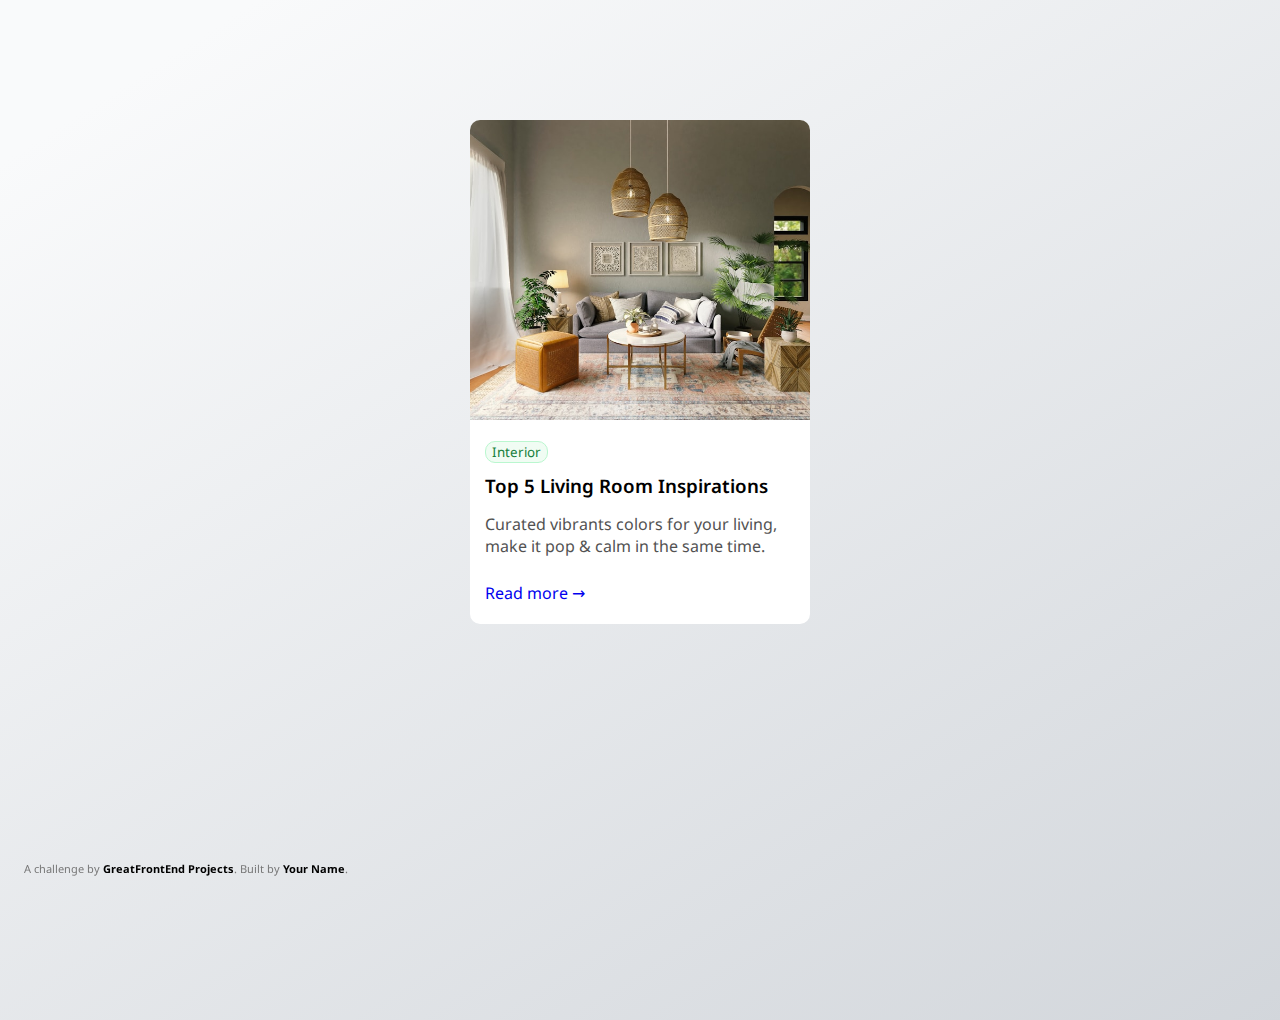
<file: blog-card/index.html>
<!DOCTYPE html>
<html lang="en">
  <!-- [Delete this comment] This file is the main file for the challenge. For the most part, you should be editing this file. -->
  <head>
    <meta charset="utf-8" />
    <meta name="viewport" content="width=device-width, initial-scale=1" />
    <title>GreatFrontEnd Projects</title>
    <link rel="preconnect" href="https://fonts.googleapis.com" />
    <link rel="preconnect" href="https://fonts.gstatic.com" crossorigin />
    <link
      href="https://fonts.googleapis.com/css2?family=Noto+Sans:ital,wght@0,100..900;1,100..900&display=swap"
      rel="stylesheet"
    />
    <link rel="stylesheet" href="css/style.css" />

    <!-- Tailwind CDN allows you to use Tailwind classes immediately in your HTML without any installation steps. 
      If you're not using Tailwind, you may delete the <script> -->
    <!-- Get started on Tailwind: https://tailwindcss.com/docs/installation/play-cdn -->
    <!-- <script src="https://cdn.tailwindcss.com"></script> -->

    <link rel="icon" href="img/favicon.ico" sizes="any" />
    <!-- <style>
      /* You may write styles inside this <style> tag or within `css/style.css`. */
    </style> -->
  </head>
  <body>
    <!-- Add your site or application content here -->
    <!-- <h1 class="text-5xl text-center font-semibold pt-20">
      Hello world! Write your content here.
    </h1> -->

    <div class="container">
      <img src="img/spacejoy-YqFz7UMm8qE-unsplash.jpg" alt="">
      <div class="info">
        <button>Interior</button>
        <h3>Top 5 Living Room Inspirations</h3>
        <blockquote class="desc">Curated vibrants colors for your living, make it pop &amp; calm in the same time.</blockquote>
        <div class="read_more">
          <a href="/">Read more &rarr;</a>
        </div>
      </div>
    </div>

    <!-- Interior
      Top 5 Living Room Inspirations
      Curated vibrants colors for your living, make it pop & calm in the same time.
      Read more -->

    <!-- Attribute this challenge to yourself! -->
    <div class="credits" data-gfe-screenshot-exclude="true">
      A challenge by
      <a
        href="https://www.greatfrontend.com/projects?ref=challenges"
        target="_blank"
        >GreatFrontEnd Projects</a
      >. Built by
      <a
        href="https://www.greatfrontend.com/projects/u/username"
        target="_blank"
        >Your Name</a
      >.
    </div>
    <script src="js/index.js"></script>
  </body>
</html>
</file>
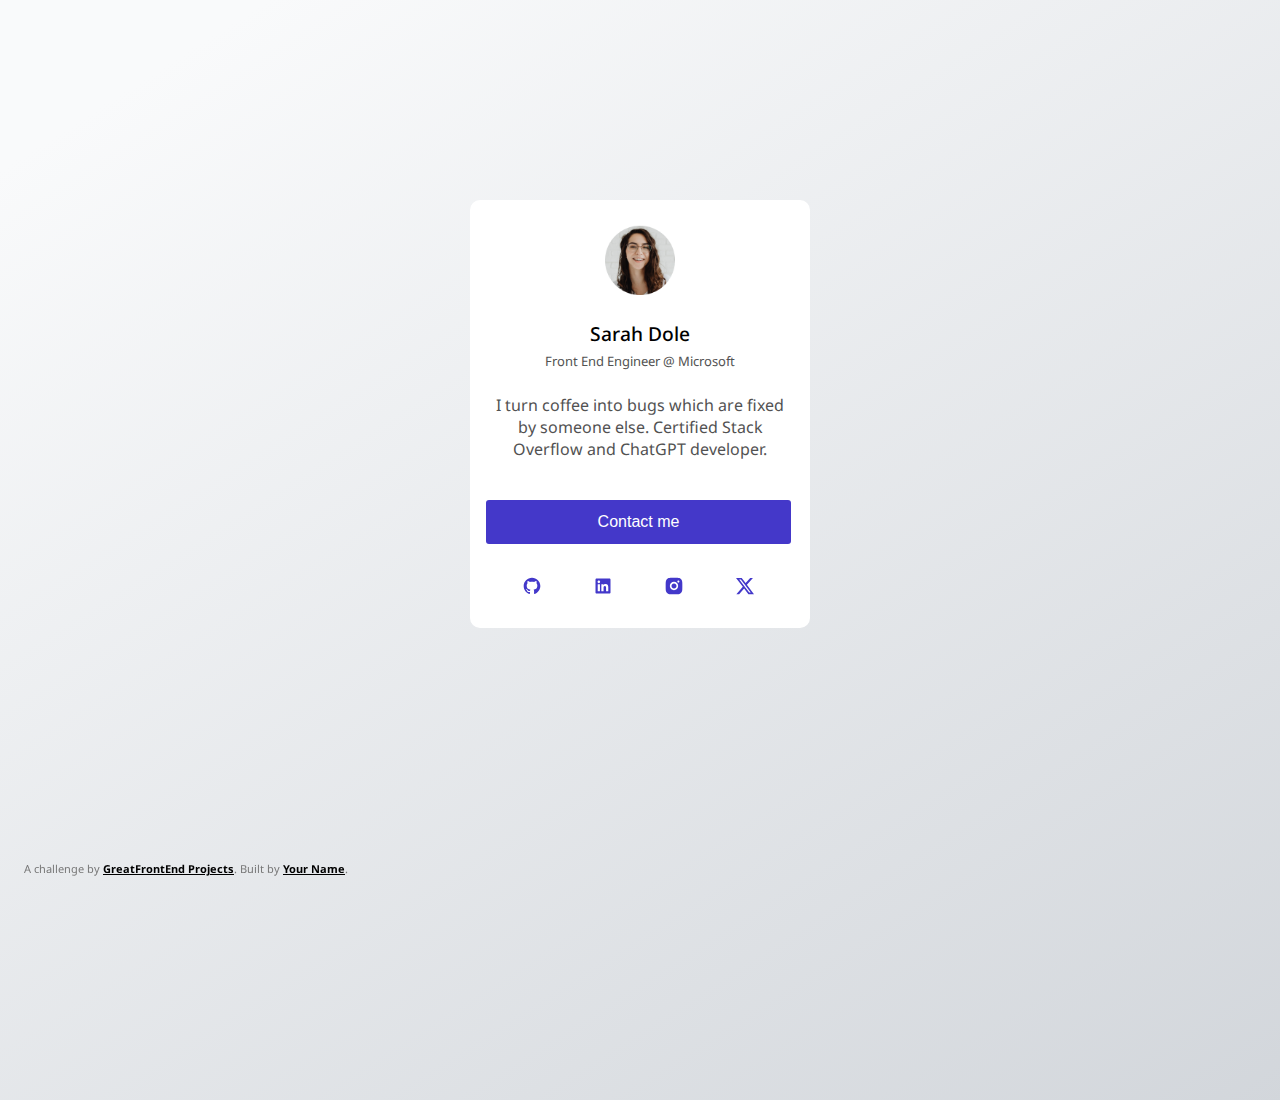
<file: profile-card/index.html>
<!DOCTYPE html>
<html lang="en">
    <!-- [Delete this comment] This file is the main file for the challenge. For the most part, you should be editing this file. -->
    <head>
        <meta charset="utf-8" />
        <meta name="viewport" content="width=device-width, initial-scale=1" />
        <title>GreatFrontEnd Projects</title>
        <link rel="preconnect" href="https://fonts.googleapis.com" />
        <link rel="preconnect" href="https://fonts.gstatic.com" crossorigin />
        <link
            href="https://fonts.googleapis.com/css2?family=Noto+Sans:ital,wght@0,100..900;1,100..900&display=swap"
            rel="stylesheet"
        />
        <link rel="stylesheet" href="css/style.css" />

        <!-- Tailwind CDN allows you to use Tailwind classes immediately in your HTML without any installation steps. 
      If you're not using Tailwind, you may delete the <script> -->
        <!-- Get started on Tailwind: https://tailwindcss.com/docs/installation/play-cdn -->
        <!-- <script src="https://cdn.tailwindcss.com"></script> -->

        <link rel="icon" href="img/favicon.ico" sizes="any" />
        <!-- <style>
      /* You may write styles inside this <style> tag or within `css/style.css`. */
    </style> -->
    </head>
    <body>
        <!-- Add your site or application content here -->
        <!-- <h1 class="text-5xl text-center font-semibold pt-20">
      Hello world! Write your content here.
    </h1> -->

        <div class="container">
            <div class="profile_card">
                <div class="profile_card_bio">
                  <img src="./img/profile.png" alt="profile_pic">
                  <div class="profile_card_details">
                    <div class="profile_card_details_name">Sarah Dole</div>
                    <div class="profile_card_details_designation">Front End Engineer @ Microsoft</div>
                  </div>
                  <p> I turn coffee into bugs which are fixed by someone else. Certified Stack Overflow and ChatGPT developer.
                  </p>

                </div>
                <div class="profile_contact_me_actions">
                    <button>Contact me</button>
                    <div class="profile_contact_me_actions_socials">
                        <a
                          href="https://github.com"
                          target="_blank"
                          class="social-btn"
                          >
                          <svg
                              aria-hidden="true"
                              width="20"
                              height="20"
                              viewBox="0 0 20 20"
                              fill="none"
                              xmlns="http://www.w3.org/2000/svg"
                          >
                              <path
                                  d="M10.0008 1.66666C5.39665 1.66666 1.66748 5.39583 1.66748 10C1.66748 13.6875 4.0529 16.8021 7.3654 17.9062C7.78206 17.9792 7.93831 17.7292 7.93831 17.5104C7.93831 17.3125 7.9279 16.6562 7.9279 15.9583C5.83415 16.3437 5.29248 15.4479 5.12581 14.9792C5.03206 14.7396 4.62581 14 4.27165 13.8021C3.97998 13.6458 3.56331 13.2604 4.26123 13.25C4.91748 13.2396 5.38623 13.8542 5.54248 14.1042C6.29248 15.3646 7.4904 15.0104 7.96956 14.7917C8.04248 14.25 8.26123 13.8854 8.50083 13.6771C6.64665 13.4687 4.70915 12.75 4.70915 9.5625C4.70915 8.65625 5.03206 7.90625 5.56331 7.32291C5.47998 7.11458 5.18831 6.26041 5.64665 5.11458C5.64665 5.11458 6.34456 4.89583 7.93831 5.96875C8.605 5.78125 9.31333 5.6875 10.0217 5.6875C10.73 5.6875 11.4383 5.78125 12.105 5.96875C13.6987 4.88541 14.3967 5.11458 14.3967 5.11458C14.855 6.26041 14.5633 7.11458 14.48 7.32291C15.0112 7.90625 15.3342 8.64583 15.3342 9.5625C15.3342 12.7604 13.3862 13.4687 11.5321 13.6771C11.8342 13.9375 12.0946 14.4375 12.0946 15.2187C12.0946 16.3333 12.0842 17.2292 12.0842 17.5104C12.0842 17.7292 12.2404 17.9896 12.6571 17.9062C16.0492 16.7611 18.3332 13.5802 18.3342 10C18.3342 5.39583 14.605 1.66666 10.0008 1.66666Z"
                                  fill="currentColor"
                              />
                          </svg>
                        </a>

                        <a
                          href="https://linkedin.com"
                          target="_blank"
                          class="social-btn">
                          <svg
                            aria-hidden="true"
                            width="20"
                            height="20"
                            viewBox="0 0 20 20"
                            fill="none"
                            xmlns="http://www.w3.org/2000/svg">
                            <path
                              d="M15.2802 15.2825H13.0589V11.8018C13.0589 10.9718 13.0421 9.90375 11.9014 9.90375C10.7433 9.90375 10.5664 10.8069 10.5664 11.7406V15.2825H8.34517V8.125H10.4789V9.10058H10.5077C10.8058 8.53808 11.5308 7.94437 12.6139 7.94437C14.8646 7.94437 15.2808 9.42567 15.2808 11.3538L15.2802 15.2825ZM5.83645 7.14562C5.12145 7.14562 4.54707 6.56687 4.54707 5.855C4.54707 5.14375 5.12207 4.56563 5.83645 4.56563C6.54895 4.56563 7.12645 5.14375 7.12645 5.855C7.12645 6.56687 6.54832 7.14562 5.83645 7.14562ZM6.9502 15.2825H4.7227V8.125H6.9502V15.2825ZM16.3914 2.5H3.6077C2.99582 2.5 2.50082 2.98375 2.50082 3.58063V16.4194C2.50082 17.0168 2.99582 17.5 3.6077 17.5H16.3896C17.0008 17.5 17.5008 17.0168 17.5008 16.4194V3.58063C17.5008 2.98375 17.0008 2.5 16.3896 2.5H16.3914Z"
                              fill="currentColor" />
                          </svg>
                        </a>
                        <a
                          href="https://instagram.com"
                          target="_blank"
                          class="social-btn">
                          <svg
                            aria-hidden="true"
                            width="20"
                            height="20"
                            viewBox="0 0 20 20"
                            fill="none"
                            xmlns="http://www.w3.org/2000/svg">
                            <path
                              d="M10.8567 1.66748C11.7946 1.66903 12.2698 1.67399 12.6805 1.68621L12.8422 1.69151C13.0291 1.69815 13.2134 1.70648 13.4357 1.7169C14.3224 1.75786 14.9273 1.89815 15.4586 2.1044C16.0078 2.3162 16.4717 2.60231 16.9349 3.06551C17.3974 3.5287 17.6836 3.99398 17.8961 4.5419C18.1016 5.07245 18.2419 5.67801 18.2836 6.56481C18.2935 6.78703 18.3015 6.97136 18.3081 7.15824L18.3133 7.31997C18.3255 7.7306 18.3311 8.20591 18.3328 9.14375L18.3335 9.76516C18.3336 9.84108 18.3336 9.91942 18.3336 10.0002L18.3335 10.2353L18.333 10.8567C18.3314 11.7946 18.3265 12.2698 18.3142 12.6805L18.3089 12.8422C18.3023 13.0291 18.294 13.2134 18.2836 13.4357C18.2426 14.3224 18.1016 14.9273 17.8961 15.4586C17.6842 16.0078 17.3974 16.4717 16.9349 16.9349C16.4717 17.3974 16.0057 17.6836 15.4586 17.8961C14.9273 18.1016 14.3224 18.2419 13.4357 18.2836C13.2134 18.2935 13.0291 18.3015 12.8422 18.3081L12.6805 18.3133C12.2698 18.3255 11.7946 18.3311 10.8567 18.3328L10.2353 18.3335C10.1594 18.3336 10.0811 18.3336 10.0002 18.3336L9.76516 18.3335L9.14375 18.333C8.20591 18.3314 7.7306 18.3265 7.31997 18.3142L7.15824 18.3089C6.97136 18.3023 6.78703 18.294 6.56481 18.2836C5.67801 18.2426 5.07384 18.1016 4.5419 17.8961C3.99328 17.6842 3.5287 17.3974 3.06551 16.9349C2.60231 16.4717 2.3169 16.0057 2.1044 15.4586C1.89815 14.9273 1.75856 14.3224 1.7169 13.4357C1.707 13.2134 1.69892 13.0291 1.69238 12.8422L1.68714 12.6805C1.67495 12.2698 1.66939 11.7946 1.66759 10.8567L1.66748 9.14375C1.66903 8.20591 1.67399 7.7306 1.68621 7.31997L1.69151 7.15824C1.69815 6.97136 1.70648 6.78703 1.7169 6.56481C1.75786 5.67731 1.89815 5.07315 2.1044 4.5419C2.3162 3.99328 2.60231 3.5287 3.06551 3.06551C3.5287 2.60231 3.99398 2.3169 4.5419 2.1044C5.07315 1.89815 5.67731 1.75856 6.56481 1.7169C6.78703 1.707 6.97136 1.69892 7.15824 1.69238L7.31997 1.68714C7.7306 1.67495 8.20591 1.66939 9.14375 1.66759L10.8567 1.66748ZM10.0002 5.83356C7.69781 5.83356 5.83356 7.69984 5.83356 10.0002C5.83356 12.3027 7.69984 14.1669 10.0002 14.1669C12.3027 14.1669 14.1669 12.3006 14.1669 10.0002C14.1669 7.69781 12.3006 5.83356 10.0002 5.83356ZM10.0002 7.50023C11.381 7.50023 12.5002 8.61908 12.5002 10.0002C12.5002 11.381 11.3813 12.5002 10.0002 12.5002C8.6195 12.5002 7.50023 11.3813 7.50023 10.0002C7.50023 8.6195 8.61908 7.50023 10.0002 7.50023ZM14.3752 4.58356C13.8008 4.58356 13.3336 5.05015 13.3336 5.62452C13.3336 6.19889 13.8002 6.6662 14.3752 6.6662C14.9496 6.6662 15.4169 6.19961 15.4169 5.62452C15.4169 5.05015 14.9488 4.58284 14.3752 4.58356Z"
                              fill="currentColor" />
                          </svg>
                        </a>
                        <a
                          href="https://twitter.com"
                          target="_blank"
                          class="social-btn">
                          <svg
                            aria-hidden="true"
                            width="20"
                            height="20"
                            viewBox="0 0 20 20"
                            fill="none"
                            xmlns="http://www.w3.org/2000/svg">
                            <path
                              d="M15.1707 1.875H17.9273L11.9048 8.75833L18.9898 18.125H13.4423L9.09733 12.4442L4.12569 18.125H1.36736L7.80903 10.7625L1.01236 1.875H6.70069L10.6282 7.0675L15.1707 1.875ZM14.2032 16.475H15.7307L5.87069 3.43833H4.23153L14.2032 16.475Z"
                              fill="currentColor" />
                          </svg>
                      </a>
                    </div>
                </div>
            </div>
        </div>

        <!-- 
      Sarah Dole
      Front End Engineer @ Microsoft
      I turn coffee into bugs which are fixed by someone else. Certified Stack Overflow and ChatGPT developer.
      Contact me
     -->

        <!-- Attribute this challenge to yourself! -->
        <div class="credits" data-gfe-screenshot-exclude="true">
            A challenge by
            <a
                href="https://www.greatfrontend.com/projects?ref=challenges"
                target="_blank"
                >GreatFrontEnd Projects</a
            >. Built by
            <a
                href="https://www.greatfrontend.com/projects/u/username"
                target="_blank"
                >Your Name</a
            >.
        </div>
        <script src="js/index.js"></script>
    </body>
</html>
</file>
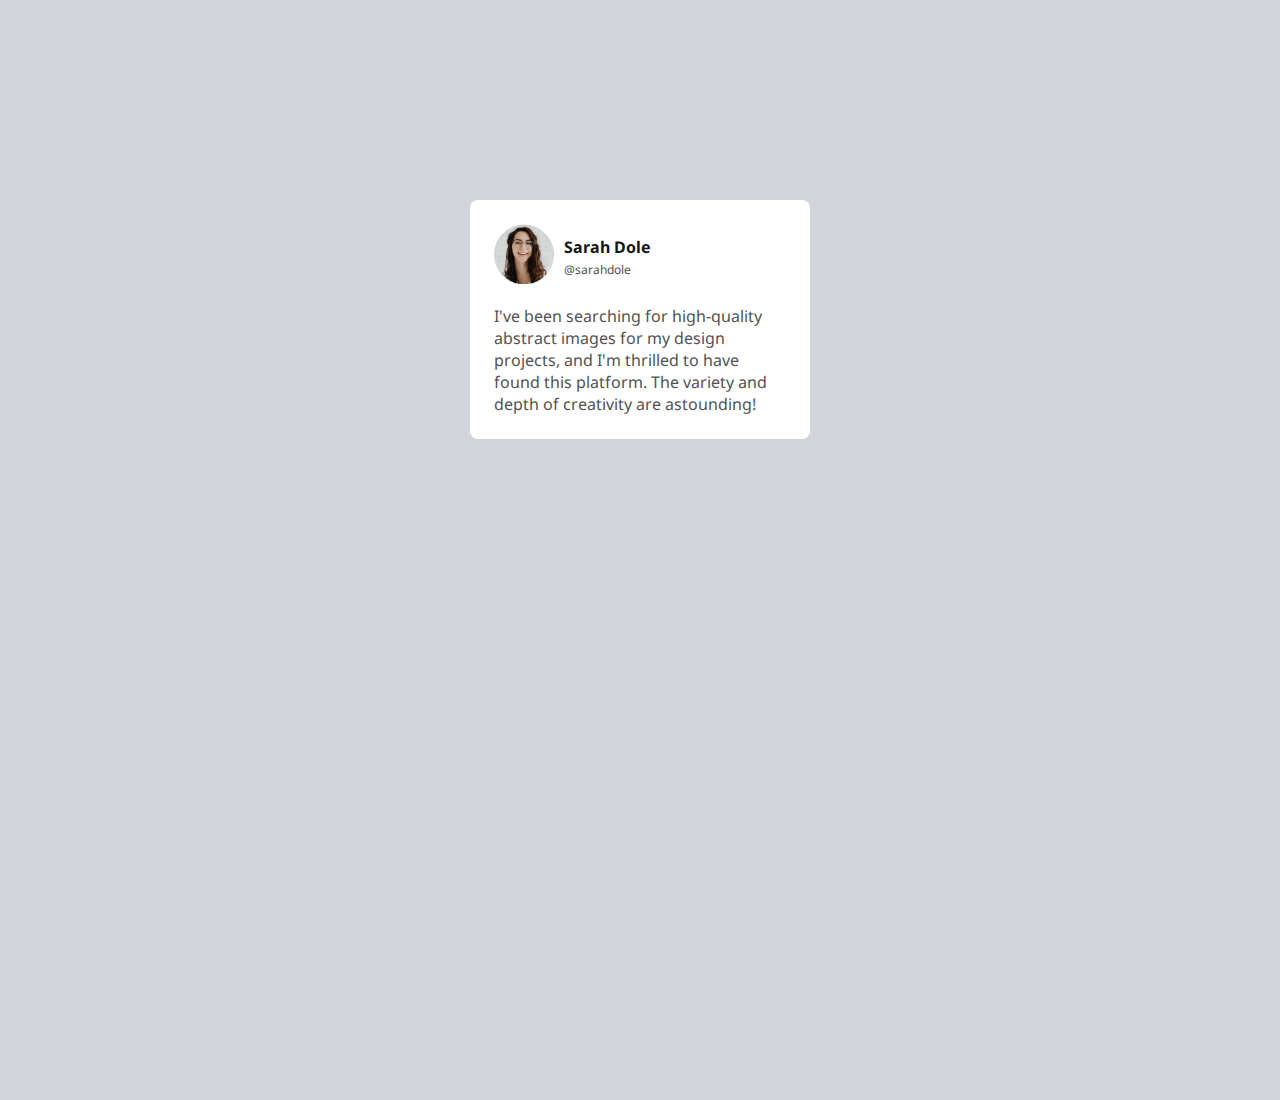
<file: testimonial-card-challenge/index.html>
<!DOCTYPE html>
<html lang="en">
<head>
    <meta charset="UTF-8">
    <meta name="viewport" content="width=device-width, initial-scale=1.0">
    <title>Document</title>
    <link rel="stylesheet" href="style.css">
</head>
<body>
    <div class="main-container">
        <div class="card">
            <div class="profile">
                <div class="img">
                    <img src="./img/profile-thumbnail.png" alt="">
                </div>
                <div class="data">
                    <div class="name">Sarah Dole</div>
                    <div class="username">@sarahdole</div>
                </div>
            </div>
            <div class="testimonial">I've been searching for high-quality abstract images for my design projects, and I'm thrilled to have found this platform. The variety and depth of creativity are astounding!</div>
        </div>
    </div>
    
</body>
</html>
</file>
<file: blog-card/css/style.css>
/* Put any custom CSS styles here.  */
/* Be sure to delete the <style> tag in index.html if you want to use this stylesheet. */
@import url('https://fonts.googleapis.com/css2?family=Noto+Sans:ital,wght@0,100..900;1,100..900&display=swap');
body {
  font-family: "Noto Sans", system-ui, -apple-system, BlinkMacSystemFont,
    "Segoe UI", Roboto, Oxygen, Ubuntu, Cantarell, "Open Sans", "Helvetica Neue",
    sans-serif;
  min-height: 100vh;

  -webkit-font-smoothing: antialiased;
  -moz-osx-font-smoothing: grayscale;
  text-rendering: optimizeLegibility;

  background: linear-gradient(147.52deg, #f9fafb 8.89%, #d2d6db 100.48%);
}

* {
  box-sizing: border-box;
  margin: 0;
}



.container{
  height: 504px;
  width: 340px;
  border-radius: 10px;
  background-color: white;
  margin: 0 auto;
  margin-top:120px;
  margin-bottom: 120px;
}

img{
  width: 100%;
  height: 300px;
  object-fit: cover;
  border-radius: 10px 10px 0 0;
}

.info{
  padding: 15px;
}

button{
    background-color: #f0fcf3;
    border: 1px solid #baf7cf;
    color: #17803d;
    border-radius: 10px;
    font-family: "Noto Sans"
}

h3{
  font-family: "Noto Sans";
  margin-top:10px;
  font-weight: 600;
}

.desc{
    font-family: "Noto Sans";
    color: #525252;
    margin-top: 15px;
    font-weight: 400;
}

.read_more{
  
  margin-top: 25px;
  font-weight: 400;
  
}

a{
  text-decoration: none;
}


.credits {
  color: #777;
  position: fixed;
  bottom: 24px;
  left: 24px;
  font-size: 11px;
  text-align: center;
}

.credits a {
  color: #000;
  font-weight: bold;
}
</file>
<file: profile-card/css/style.css>
/* Put any custom CSS styles here.  */
/* Be sure to delete the <style> tag in index.html if you want to use this stylesheet. */
@import url("https://fonts.googleapis.com/css2?family=Noto+Sans:ital,wght@0,100..900;1,100..900&display=swap");
body {
    font-family: "Noto Sans", system-ui, -apple-system, BlinkMacSystemFont,
        "Segoe UI", Roboto, Oxygen, Ubuntu, Cantarell, "Open Sans",
        "Helvetica Neue", sans-serif;
    min-height: 100vh;

    -webkit-font-smoothing: antialiased;
    -moz-osx-font-smoothing: grayscale;
    text-rendering: optimizeLegibility;

    background: linear-gradient(147.52deg, #f9fafb 8.89%, #d2d6db 100.48%);
}

* {
    box-sizing: border-box;
    margin: 0;
}

.credits {
    color: #777;
    position: fixed;
    bottom: 24px;
    left: 24px;
    font-size: 11px;
    text-align: center;
}

.credits a {
    color: #000;
    font-weight: bold;
}

.container {
    background-color: white;
    height: 428px;
    width: 340px;
    border-radius: 10px;
    margin: 0 auto;
    margin-top: 200px;
    margin-bottom: 200px;
}

.profile_card {
    display: flex;
    flex-direction: column;
    padding: 24px 16px 24px 16px;
    gap: 40px;
}

.profile_card_bio {
    height: 236px;
    display: flex;
    text-align: center;
    justify-content: center;
    flex-direction: column;
    gap: 24px;
}
img {
    height: 70px;
    width: 70px;
    margin: auto;
}
.profile_card_details_name {
    font-size: larger;
    font-weight: 500;
    margin-bottom: 5px;
}
.profile_card_details_designation {
    font-size: small;
    color: #525252;
}
p {
    font-size: medium;
    color: #525252;
}

.profile_contact_me_actions {
    height: 104px;
    /* border: 1px solid green; */
}

button {
    font-weight: 500;
    background-color: #4438c9;
    width: 305px;
    height: 44px;
    border-radius: 3px;
    box-shadow: none;
    border: none;
    color: white;
    font-size: medium;
}
button:hover {
    background-color: #3730a3;
}

button:focus {
    box-shadow: 0px 0px 0px 4px rgba(68, 76, 231, 0.12);
    background-color: #3730a3;
}

.profile_contact_me_actions_socials {
    display: flex;
    margin-top: 24px;
    gap: 35px;
    align-items: center;
    justify-content: center;
    height: 36px;
    width: 305px;
}

.social-btn {
    width: 36px;
    height: 36px;

    display: flex;
    align-items: center;
    justify-content: center;

    border: none;
    border-radius: 4px;

    cursor: pointer;
    outline: none;

    color: #4338ca;
}

.social-btn:hover {
    background-color: #fafafa;
}

.social-btn:focus {
    background-color: #fafafa;
    box-shadow: 0px 0px 0px 4px rgba(68, 76, 231, 0.12);
}

.social-btn:disabled {
    pointer-events: none;
}
</file>
<file: testimonial-card-challenge/style.css>
/* Put any custom CSS styles here.  */
/* Be sure to delete the <style> tag in index.html if you want to use this stylesheet. */
@import url('https://fonts.googleapis.com/css2?family=Noto+Sans:ital,wght@0,100..900;1,100..900&display=swap');
body {
    margin: 0;
    padding: 0;
    font-family: "Noto Sans", system-ui, -apple-system, BlinkMacSystemFont,
        "Segoe UI", Roboto, Oxygen, Ubuntu, Cantarell, "Open Sans",
        "Helvetica Neue", sans-serif;
    min-height: 100vh;

    -webkit-font-smoothing: antialiased;
    -moz-osx-font-smoothing: grayscale;
    text-rendering: optimizeLegibility;
    background-color: rgb(210, 214, 219);
}
* {
    box-sizing: border-box;
}

.main-container {
    max-width: 1280px;
    margin-top: 200px;
    justify-content: center;
    display: flex;
}
.card {
    width: 340px;
    display: flex;
    flex-direction: column;
    justify-content: center;
    padding: 24px;
    background-color: rgb(255, 255, 255);
    border-radius: 8px;
}

.profile {
    /* border: 1px solid black; */
    display: flex;
    align-items: center;
    margin-bottom: 16px;
}

.img img {
    height: 60px;
    width: 60px;
}

.testimonial {
    /* border: 1px solid black; */
    height: auto;
    color: rgb(82, 82, 82);
}

.data {
    margin: 10px;
    display: flex;
    flex-direction: column;
    gap: 3px;
}
.name {
    color: rgb(23, 23, 23);
    font-size: 16px;
    font-weight: bold;
}

.username {
    color: rgb(82, 82, 82);
    font-size: 12px;
}



/* Tablet Size */
@media (min-width: 768px) and (max-width: 1440px) {
    .main-container {
        max-width: 100%;
    }
}

/* Mobile Size */
@media (min-width: 375px) and (max-width: 768px) {
    .main-container {
        max-width: 100%;
    }
}
</file>
